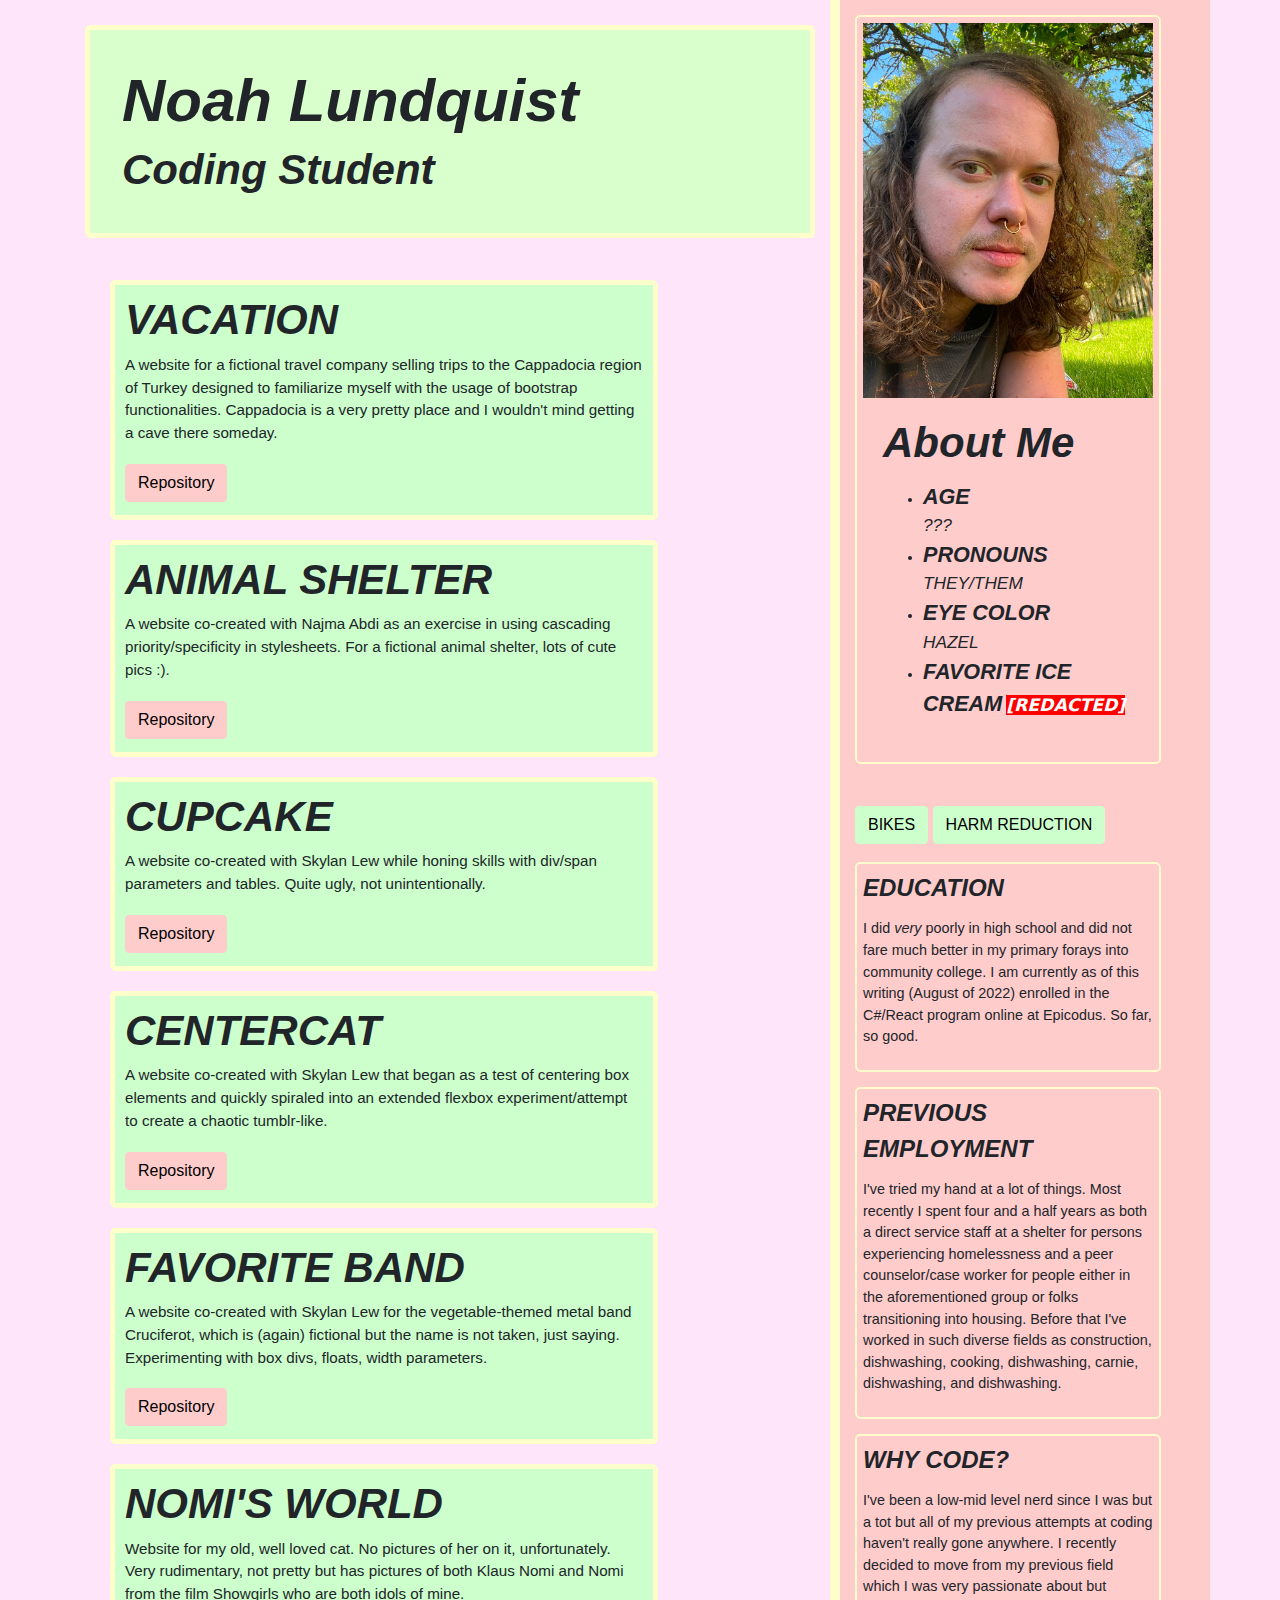
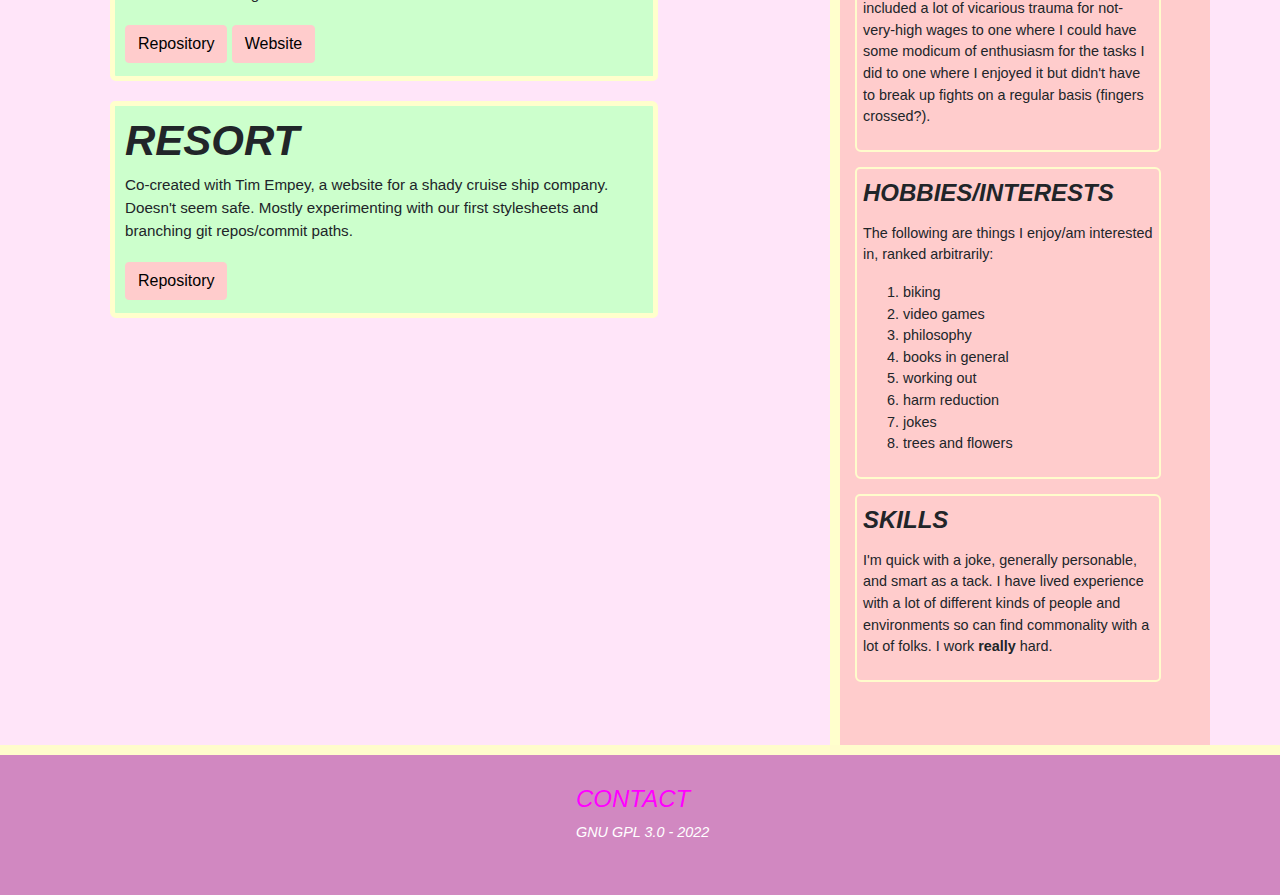
<file: index.html>
<!DOCTYPE html>
<html lang="en-US">
<head>
	<link href="css/bootstrap.css" rel="stylesheet" type="text/css">
	<link href="css/styles.css" rel="stylesheet" type="text/css">
	<title>Noah Lundquist's Portfolio</title> 
</head>
<body>
	<div class="container">
		<div class="row">
			<div class="col-8">
				<div class="jumbotron">
					<h1><span class="sparkle">Noah Lundquist</span></h1>
					<h3><span class="sparkle">Coding Student</span></h3>
				</div>
				<div class="project">
					<h3><span class="sparkle">VACATION</span></h3>
					<p>A website for a fictional travel company selling trips to the Cappadocia region of Turkey designed to familiarize myself with the usage of bootstrap functionalities.  Cappadocia is a very pretty place and I wouldn't mind getting a cave there someday.</p>
					<a href="https://github.com/nalundquist/vacation" class="btn btn-primary">Repository</a>
				</div>
				<div class="project">
					<h3><span class="sparkle">ANIMAL SHELTER</span></h3>
					<p>A website co-created with Najma Abdi as an exercise in using cascading priority/specificity in stylesheets.  For a fictional animal shelter, lots of cute pics :).</p>
					<a href="https://github.com/nalundquist/animal" class="btn btn-primary">Repository</a>
				</div>
				<div class="project">
					<h3><span class="sparkle">CUPCAKE</span></h3>
					<p>A website co-created with Skylan Lew while honing skills with div/span parameters and tables.  Quite ugly, not unintentionally.</p>
					<a href="https://github.com/nalundquist/cupcake-site" class="btn btn-primary">Repository</a>
				</div>
				<div class="project">
					<h3><span class="sparkle">CENTERCAT</span></h3>
					<p>A website co-created with Skylan Lew that began as a test of centering box elements and quickly spiraled into an extended flexbox experiment/attempt to create a chaotic tumblr-like.</p>
					<a href="https://github.com/nalundquist/centercat" class="btn btn-primary">Repository</a>
				</div>
				<div class="project">
					<h3><span class="sparkle">FAVORITE BAND</span></h3>
					<p>A website co-created with Skylan Lew for the vegetable-themed metal band Cruciferot, which is (again) fictional but the name is not taken, just saying.  Experimenting with box divs, floats, width parameters.</p>
					<a href="https://github.com/nalundquist/favband" class="btn btn-primary">Repository</a>
				</div>
				<div class="project">
					<h3><span class="sparkle">NOMI'S WORLD</span></h3>
					<p>Website for my old, well loved cat.  No pictures of her on it, unfortunately.  Very rudimentary, not pretty but has pictures of both Klaus Nomi and Nomi from the film Showgirls who are both idols of mine.</p>
					<a href="https://github.com/nalundquist/nomis-world" class="btn btn-primary">Repository</a>
					<a href="https://nalundquist.github.io/nomis-world" class="btn btn-primary">Website</a>
				</div>
				<div class="project">
					<h3><span class="sparkle">RESORT</span></h3>
					<p>Co-created with Tim Empey, a website for a shady cruise ship company.  Doesn't seem safe.  Mostly experimenting with our first stylesheets and branching git repos/commit paths.</p>
					<a href="https://github.com/nalundquist/resort" class="btn btn-primary">Repository</a>
				</div>
			</div>
			<div class="col-4">
				<div class="card" style="width: 90%" >
					<img src="img/noah1.jpg" class="img-card-top">
					<div class="card-body">
						<div class="card-title">
							<h3><span class="sparkle">About Me</span></h3>
						</div>
						<div class="card-text">
							<ul>
								<li><span class="sparkle">AGE</span><br><span class="sparkle2">???</span></li>
								<li><span class="sparkle">PRONOUNS</span> <span class="sparkle2">THEY/THEM</span></li>
								<li><span class="sparkle">EYE COLOR</span><br> <span class="sparkle2">HAZEL</span></li>
								<li><span class="sparkle">FAVORITE ICE CREAM</span> <span id=redacted>[REDACTED]</span></li>
							</ul>
						</div>
					</div>
				</div>
				<br>
				<a href="bikes.html" class="btn btn-primary" width="75%">BIKES</a>
				<a href="harmred.html" class="btn btn-primary" width="75%">HARM REDUCTION</a>
				<div class="card" style="width:90%">
					<div class="card-title">
						<span class="sparkle">EDUCATION</span>
					</div>
					<div class="card-text">
						<p>I did <em>very</em> poorly in high school and did not fare much better in my primary forays into community college.  I am currently as of this writing (August of 2022) enrolled in the C#/React program online at Epicodus.  So far, so good.</p>
					</div>
				</div>
				<div class="card" style="width: 90%">
					<div class="card-title">
						<span class="sparkle">PREVIOUS EMPLOYMENT</span>
					</div>
					<div class="card-text">
						<p>I've tried my hand at a lot of things.  Most recently I spent four and a half years as both a direct service staff at a shelter for persons experiencing homelessness and a peer counselor/case worker for people either in the aforementioned group or folks transitioning into housing.  Before that I've worked in such diverse fields as construction, dishwashing, cooking, dishwashing, carnie, dishwashing, and dishwashing.</p>
					</div>
				</div>
				<div class="card" style="width: 90%">
					<div class="card-title">
						<span class="sparkle">WHY CODE?</span>
					</div>
					<div class="card-text">
						<p>I've been a low-mid level nerd since I was but a tot but all of my previous attempts at coding haven't really gone anywhere.  I recently decided to move from my previous field which I was very passionate about but included a lot of vicarious trauma for not-very-high wages to one where I could have some modicum of enthusiasm for the tasks I did to one where I enjoyed it but didn't have to break up fights on a regular basis (fingers crossed?).</p>
					</div>
				</div>
				<div class="card" style="width: 90%">
					<div class="card-title">
						<span class="sparkle">HOBBIES/INTERESTS</span>
					</div>
					<div class="card-text">
						<p>The following are things I enjoy/am interested in, ranked arbitrarily:</p>
						<ol>
							<li>biking</li>
							<li>video games</li>
							<li>philosophy</li>
							<li>books in general</li>
							<li>working out</li>
							<li>harm reduction</li>
							<li>jokes</li>
							<li>trees and flowers</li>
						</ol>
					</div>
				</div>
				<div class="card" style="width: 90%">
					<div class="card-title">
						<span class="sparkle">SKILLS</span>
					</div>
					<div class="card-text">
						<p>I'm quick with a joke, generally personable, and smart as a tack.  I have lived experience with a lot of different kinds of people and environments so can find commonality with a lot of folks.  I work <strong>really</strong> hard.</p>
					</div>
				</div>
				<br>
				<br>
			</div>
		</div>
	</div>
	<div class="footer">
		<h4><a href="mailto:nalundquist@gmail.com">CONTACT</a></h4>
		<p>GNU GPL 3.0 - 2022</p>
	</div>
</body>
</html>
</file>
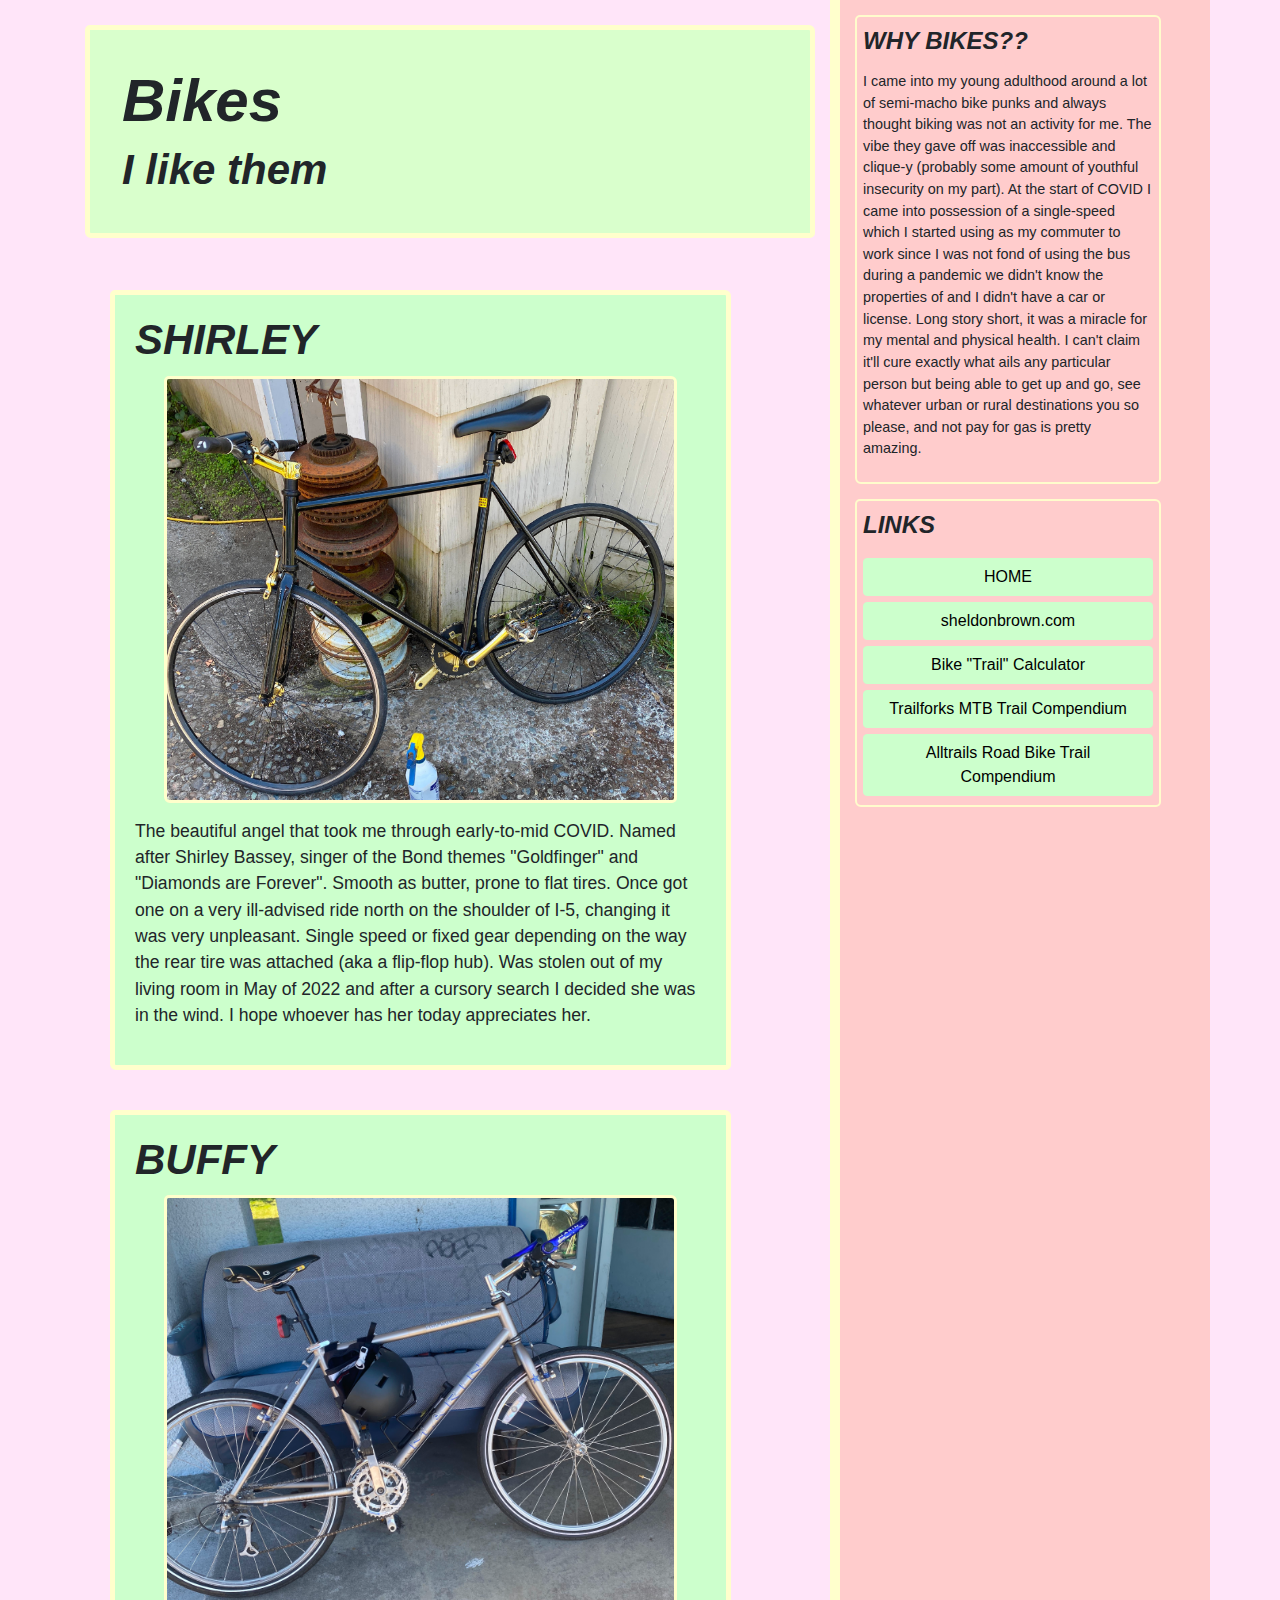
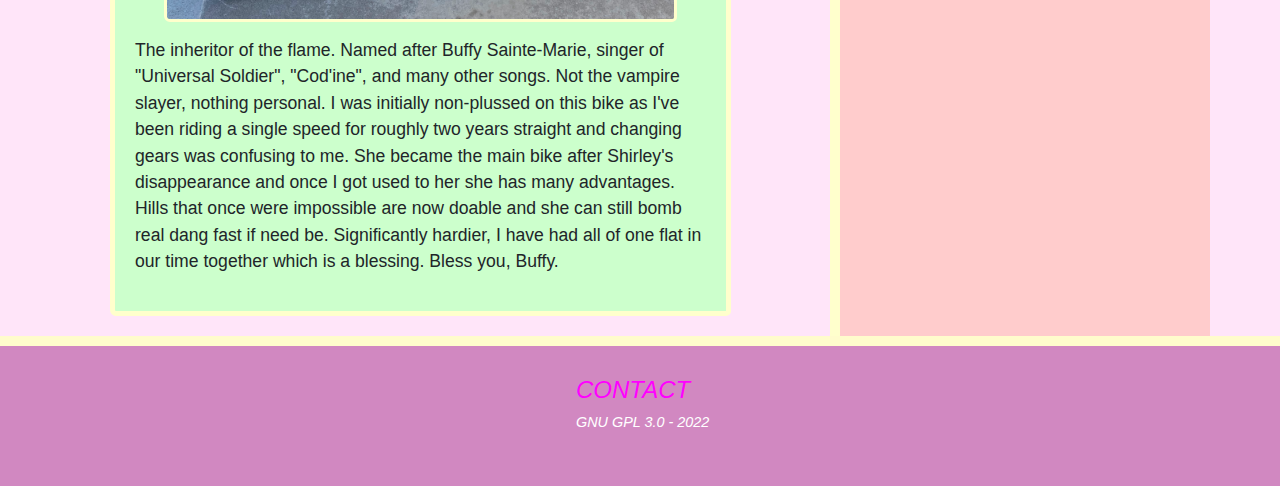
<file: bikes.html>
<!DOCTYPE html>
<html lang="en-US">
<head>
	<link href="css/bootstrap.css" rel="stylesheet" type="text/css">
	<link href="css/styles.css" rel="stylesheet" type="text/css">
	<title>Bikes!!!!</title>
</head>
<body>
	<div class="container">
		<div class="row">
			<div class="col-8">
				<div class="jumbotron">
					<h1><span class="sparkle">Bikes</span></h1>
					<h3><span class="sparkle">I like them</span></h3>
				</div>
				<div class="bike">
					<h3><span class="sparkle">SHIRLEY</span></h3>
					<img src="img/bike.jpg">
					<p>The beautiful angel that took me through early-to-mid COVID.  Named after Shirley Bassey, singer of the Bond themes "Goldfinger" and "Diamonds are Forever".  Smooth as butter, prone to flat tires.  Once got one on a very ill-advised ride north on the shoulder of I-5, changing it was very unpleasant.  Single speed or fixed gear depending on the way the rear tire was attached (aka a flip-flop hub).  Was stolen out of my living room in May of 2022 and after a cursory search I decided she was in the wind.  I hope whoever has her today appreciates her.  </p> 
				</div>
				<div class="bike">
					<h3><span class="sparkle">BUFFY</span></h3>
					<img src="img/bike2.png">
					<p>The inheritor of the flame.  Named after Buffy Sainte-Marie, singer of "Universal Soldier", "Cod'ine", and many other songs.  Not the vampire slayer, nothing personal.  I was initially non-plussed on this bike as I've been riding a single speed for roughly two years straight and changing gears was confusing to me.  She became the main bike after Shirley's disappearance and once I got used to her she has many advantages.  Hills that once were impossible are now doable and she can still bomb real dang fast if need be.  Significantly hardier, I have had all of one flat in our time together which is a blessing.  Bless you, Buffy.
					</p>
				</div>
			</div>
			<div class="col-4">
				<div class="card">
					<div class="card-title">
						<span class="sparkle">WHY BIKES??</span>
					</div>
					<div class="card-text">
						<p>I came into my young adulthood around a lot of semi-macho bike punks and always thought biking was not an activity for me.  The vibe they gave off was inaccessible and clique-y (probably some amount of youthful insecurity on my part).  At the start of COVID I came into possession of a single-speed which I started using as my commuter to work since I was not fond of using the bus during a pandemic we didn't know the properties of and I didn't have a car or license.  Long story short, it was a miracle for my mental and physical health.  I can't claim it'll cure exactly what ails any particular person but being able to get up and go, see whatever urban or rural destinations you so please, and not pay for gas is pretty amazing.</p>
					</div>
				</div>
				<div class="card">
					<div class="card-title">
						<span class="sparkle">LINKS</span>
					</div>
					<a href="index.html" class="btn btn-primary">HOME</a>
					<a href="https://www.sheldonbrown.com/diy.html" class="btn btn-primary">sheldonbrown.com</a>
					<a href="http://yojimg.net/bike/web_tools/trailcalc.php" class="btn btn-primary">Bike "Trail" Calculator</a>
					<a href="https://www.trailforks.com/region/united-states/" class="btn btn-primary">Trailforks MTB Trail Compendium</a>
					<a href="https://www.alltrails.com/us/road-biking" class="btn btn-primary">Alltrails Road Bike Trail Compendium</a>
				</div>
			</div>
		</div>
	</div>
	<div class="footer">
		<h4><a href="mailto:nalundquist@gmail.com">CONTACT</a></h4>
		<p>GNU GPL 3.0 - 2022</p>
	</div>
</body>
</html>
</file>
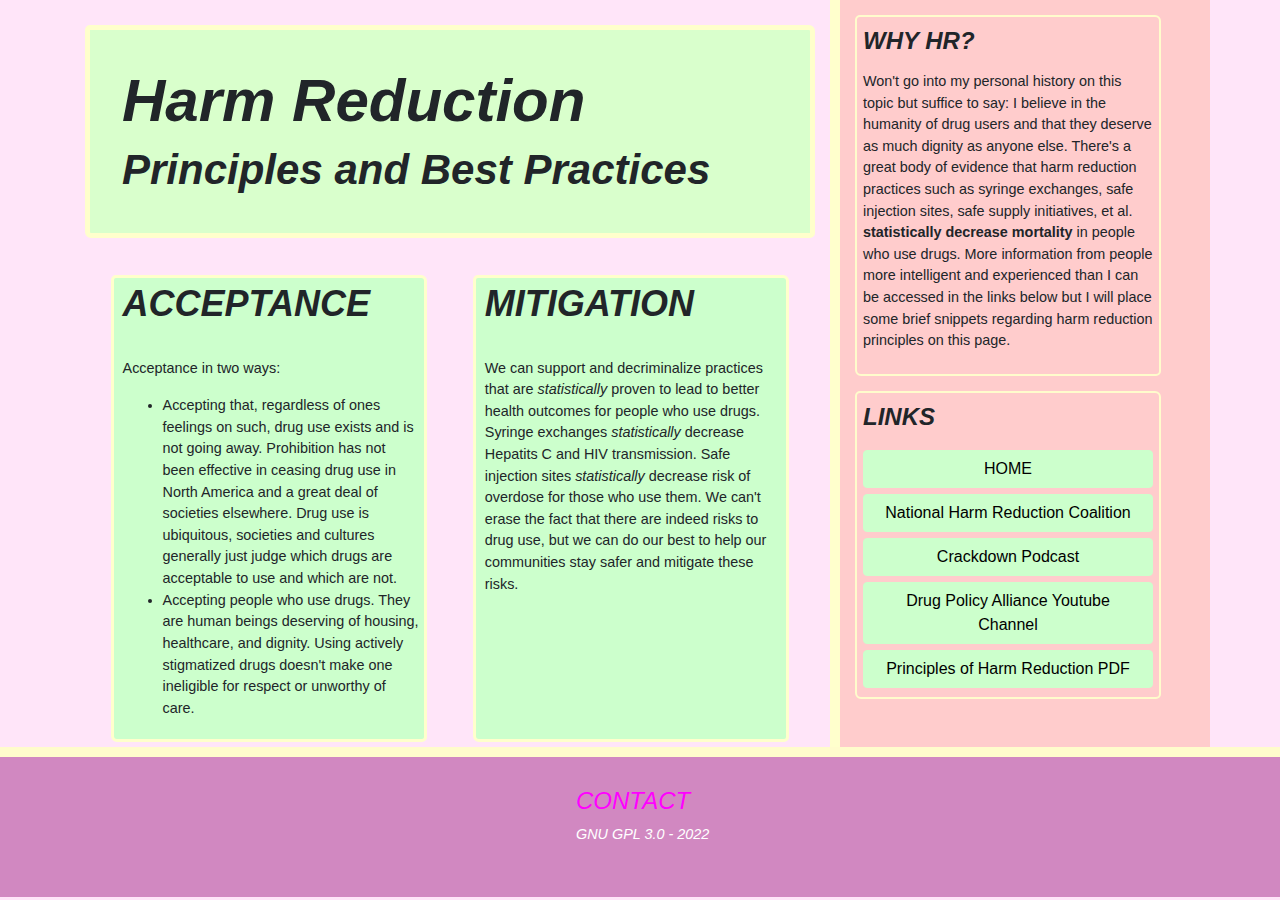
<file: harmred.html>
<!DOCTYPE html>
<html lang="en-US">
<head>
	<link href="css/bootstrap.css" rel="stylesheet" type="text/css">
	<link href="css/styles.css" rel="stylesheet" type="text/css">
	<title>Harm Reduction</title>
</head>
<body>
	<div class="container">
		<div class="row">
			<div class="col-8">
				<div class="jumbotron">
					<h1><span class="sparkle">Harm Reduction</span></h1>
					<h3><span class="sparkle">Principles and Best Practices</span></h3>
				</div>
				<div class="row">
					<div class="col-5">
						<h4><span class="sparkle">ACCEPTANCE</span></h4>
						<br>
						<p>Acceptance in two ways:
							<ul>
								<li>Accepting that, regardless of ones feelings on such, drug use exists and is not going away.  Prohibition has not been effective in ceasing drug use in North America and a great deal of societies elsewhere.  Drug use is ubiquitous, societies and cultures generally just judge which drugs are acceptable to use and which are not.</li>
								<li>Accepting people who use drugs.  They are human beings deserving of housing, healthcare, and dignity.  Using actively stigmatized drugs doesn't make one ineligible for respect or unworthy of care.</li>
							</ul>
						</p>
					</div>
					<div class="col-5">
						<h4><span class="sparkle">MITIGATION</span></h4>
						<br>
						<p>We can support and decriminalize practices that are <em>statistically</em> proven to lead to better health outcomes for people who use drugs.  Syringe exchanges <em>statistically</em> decrease Hepatits C and HIV transmission.  Safe injection sites <em>statistically</em> decrease risk of overdose for those who use them.  We can't erase the fact that there are indeed risks to drug use, but we can do our best to help our communities stay safer and mitigate these risks.</p>
					</div>
				</div>
				<!-- <div class="row">
					<div class="col-5">
						<h4><span class="sparkle">INTERSECTIONALITY</span></h4>
					</div>
					<div class="col-5">
						<h4><span class="sparkle">BBBB</span></h4>
					</div>
				</div> -->
			</div>
			<div class="col-4">
				<div class="card">
					<div class="card-title">
						<span class="sparkle">WHY HR?</span>
					</div>
					<div class="card-text">
						<p>Won't go into my personal history on this topic but suffice to say: I believe in the humanity of drug users and that they deserve as much dignity as anyone else.  There's a great body of evidence that harm reduction practices such as syringe exchanges, safe injection sites, safe supply initiatives, et al. <strong>statistically decrease mortality</strong> in people who use drugs.  More information from people more intelligent and experienced than I can be accessed in the links below but I will place some brief snippets regarding harm reduction principles on this page.</p>
					</div>
				</div>
				<div class="card">
					<div class="card-title">
						<span class="sparkle">LINKS</span>
					</div>
					<a href="index.html" class="btn btn-primary">HOME</a>
					<a href="https://harmreduction.org/" class="btn btn-primary">National Harm Reduction Coalition</a>
					<a href="https://www.crackdownpod.com/" class="btn btn-primary">Crackdown Podcast</a>
					<a href="https://www.youtube.com/user/DrugPolicyAlliance/videos" class="btn btn-primary">Drug Policy Alliance Youtube Channel</a>
					<a href="https://harmreduction.org/wp-content/uploads/2020/08/NHRC-PDF-Principles_Of_Harm_Reduction.pdf" class="btn btn-primary">Principles of Harm Reduction PDF</a>
				</div>
				<br>
			</div>
		</div>
	</div>
	<div class="footer">
		<h4><a href="mailto:nalundquist@gmail.com">CONTACT</a></h4>
		<p>GNU GPL 3.0 - 2022</p>
	</div>
</body>
</html>
</file>
<file: css/styles.css>
body {
	background-color: #ffe5f9;	
}

.row{
	justify-content: space-evenly;
}

.jumbotron {
	background-color: #d9ffcc;
	font-family: 'Franklin Gothic Medium', 'Arial Narrow', Arial, sans-serif;
	margin-top: 25px;
	border: 5px solid #ffffcc;
	border-radius: 5px 6px 5px 6px;
	padding-top: 35px;
	padding-bottom:30px;
}

.col-4 {
	background-color: #ffcccc;
	border-left: 10px solid #ffffcc;
}

.card {
	background-color: #ffcccc;
	border: 2px solid #fffccc;
	border-radius: 5px 6px 5px 6px;
	font-family: 'Lucida Sans', 'Lucida Sans Regular', 'Lucida Grande', 'Lucida Sans Unicode', Geneva, Verdana, sans-serif;
	margin-top: 15px;
	margin-bottom: 15px;
	padding: 6px;
	width: 90%;
}

.sparkle{
	font-size: 1.5em;
	font-weight: bold;
	font-style: italic;
	font-family: 'Franklin Gothic Medium', 'Arial Narrow', Arial, sans-serif;
}

.sparkle2 {
	font-size: 1.2em;
	font-style: italic;
	font-family: 'Franklin Gothic Medium', 'Arial Narrow', Arial, sans-serif;
}

.card-text {
	font-size: 0.9em;
}

#redacted{
	background-color: red;
	padding-top: 0px;
	font-size: 1.2em;
	font-style: italic;
	color: white;
	font-family: system-ui, -apple-system, BlinkMacSystemFont, 'Segoe UI', Roboto, Oxygen, Ubuntu, Cantarell, 'Open Sans', 'Helvetica Neue', sans-serif;
	font-weight: bold;
}

.project {
	font-size: 0.95em;
	font-family: 'Lucida Sans', 'Lucida Sans Regular', 'Lucida Grande', 'Lucida Sans Unicode', Geneva, Verdana, sans-serif;
	background-color: #ccffcc;
	padding: 10px;
	border: 5px solid #ffffcc;
	border-radius: 5px 6px 5px 6px;
	margin: 10px;
	width: 75%;
	float: left;
	margin-left: 25px;
}

.bike {
	font-size: 1.1em;
	font-family: 'Lucida Sans', 'Lucida Sans Regular', 'Lucida Grande', 'Lucida Sans Unicode', Geneva, Verdana, sans-serif;
	background-color: #ccffcc;
	padding: 20px;
	border: 5px solid #ffffcc;
	border-radius: 5px 6px 5px 6px;
	margin: 20px;
	width: 85%;
	float: left;
	margin-left: 25px;
}

.bike img{
	width: 90%;
	margin-left: auto;
	margin-right: auto;
	display: block;
	margin-top: 10px;
	margin-bottom:15px;
	border: 3px solid #ffffcc;
	border-radius: 5px 6px 5px 6px;
}

.btn-primary {
	color:	black;
	background-color: #ffcccc;
	border-color: #ffcccc;
	margin-top: 3px;
	margin-bottom: 3px;
}

.btn-primary:hover {
	color: black;
	background-color:	#ff99cc;
	border-color:	#ff99cc;
}

.col-5{
	background-color: #ccffcc;
	padding: 4px;
	padding-left:9px;
	border: 3px solid #ffffcc;
	border-radius: 5px 6px 5px 6px;
	margin: 5px;
}

.col-5 p{
	font-size: 0.9em;
}

.col-5 ul{
	font-size: 0.9em;
}

.col-4 .btn-primary {
	color: black;
	background-color: #ccffcc;
	border-color: #ccffcc;
}

.col-4 .btn-primary:hover {
	color:black;
	background-color: #d188c1;
	border-color: #d188c1;
}

.card {
	width: 90%;
}

.footer {
	background-color: #d188c1;
	color: white;
	font-style: italic;
	font-size: 0.9em;
	height: 150px;
	padding-left: 45%;
	padding-right: 40%;
	padding-top: 30px;
	border-top: 10px solid #fffccc;
	width: 100%
}

.footer a:link {
	color: magenta
}

.footer a:visited {
	color: purple;
}

.footer a:hover {
	color: green;
}

.footer a:active {
	color: pink
}
</file>
